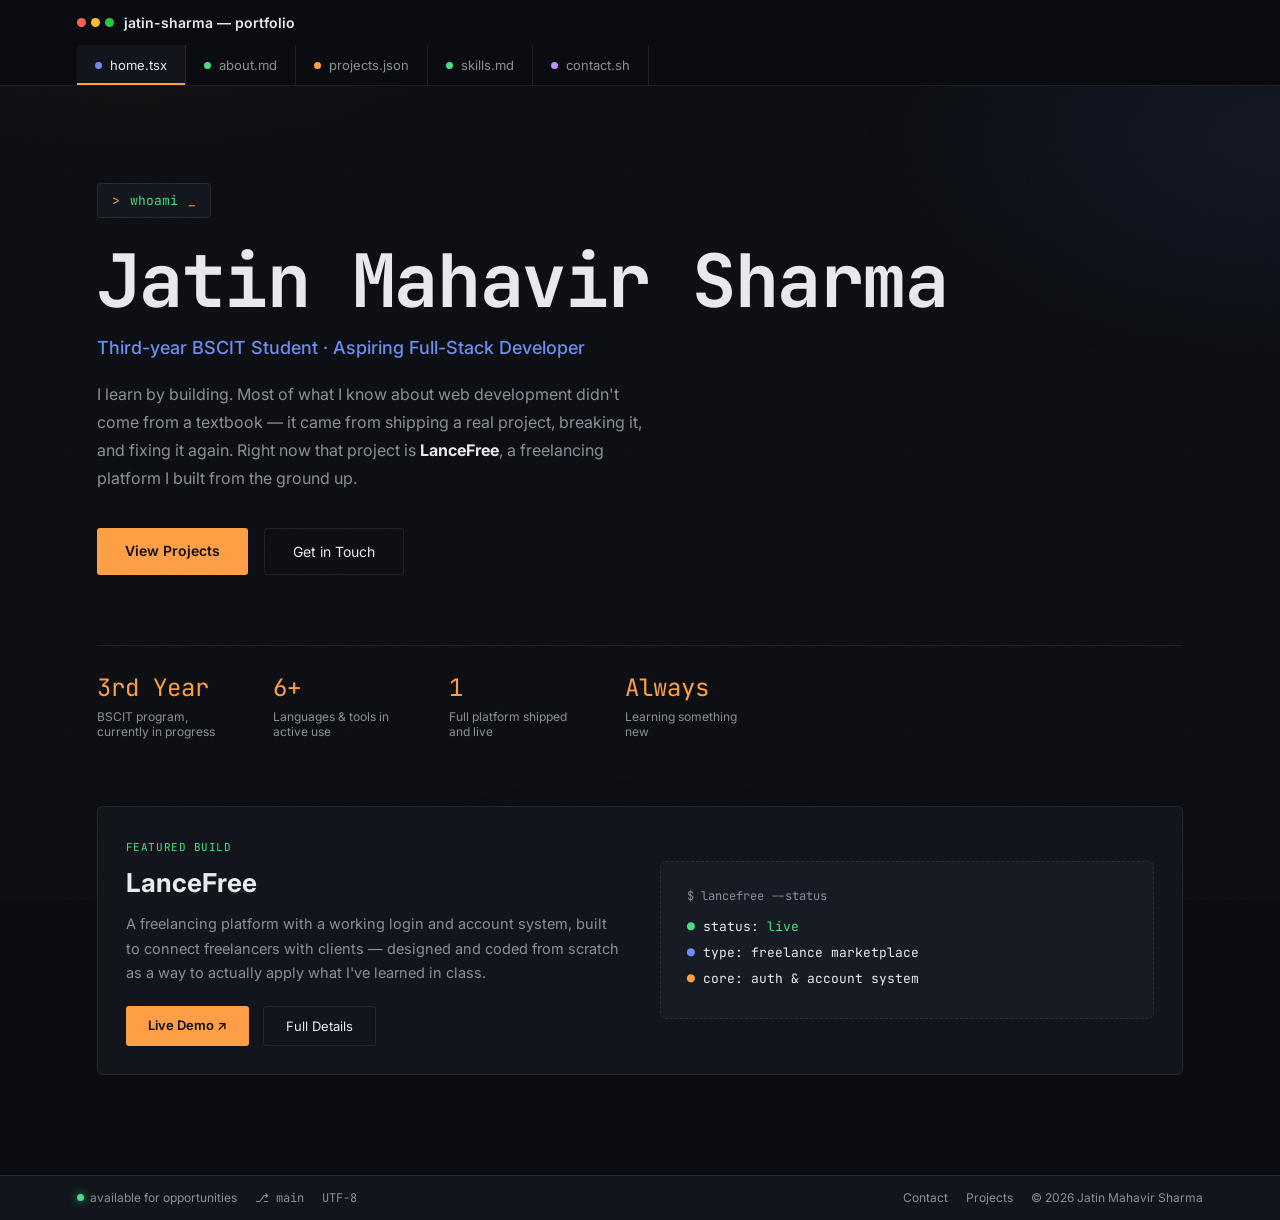
<file: index.html>
<!DOCTYPE html>
<html lang="en">
<head>
<meta charset="UTF-8">
<meta name="viewport" content="width=device-width, initial-scale=1.0">
<title>Jatin Mahavir Sharma — Portfolio</title>
<link rel="preconnect" href="https://fonts.googleapis.com">
<link href="https://fonts.googleapis.com/css2?family=Inter:wght@400;500;600;700&family=JetBrains+Mono:wght@400;500;600&display=swap" rel="stylesheet">
<link rel="stylesheet" href="style.css">
</head>
<body>
<div class="bg-glow"></div>
<div class="grain"></div>

<header class="editor-bar">
  <div class="tab-row-top">
    <div class="brand">
      <div class="dot3"><span></span><span></span><span></span></div>
      jatin-sharma — portfolio
    </div>
    <button class="menu-btn" aria-label="Menu">☰</button>
  </div>
  <nav class="tabs">
    <a class="tab active" href="index.html"><span class="ext-dot tsx"></span>home.tsx</a>
    <a class="tab" href="about.html"><span class="ext-dot md"></span>about.md</a>
    <a class="tab" href="projects.html"><span class="ext-dot json"></span>projects.json</a>
    <a class="tab" href="skills.html"><span class="ext-dot md"></span>skills.md</a>
    <a class="tab" href="contact.html"><span class="ext-dot sh"></span>contact.sh</a>
  </nav>
</header>

<main>
  <section class="wrap" style="padding-top:90px; padding-bottom:60px; min-height:80vh; display:flex; align-items:center;">
    <div style="width:100%;">
      <div class="prompt mono"><span class="caret">&gt;</span> <span id="type-target" data-text="whoami"></span><span style="color:var(--accent);">_</span></div>
      <h1 class="mono" style="font-size:clamp(2.4rem,6vw,4.6rem); font-weight:700; letter-spacing:-0.02em; line-height:1.05;">
        Jatin Mahavir Sharma
      </h1>
      <p style="margin-top:18px; font-size:18px; color:var(--blue); font-weight:500;">Third-year BSCIT Student · Aspiring Full-Stack Developer</p>
      <p style="margin-top:22px; max-width:56ch; font-size:16px; line-height:1.75; color:var(--muted);">
        I learn by building. Most of what I know about web development didn't come from a textbook —
        it came from shipping a real project, breaking it, and fixing it again. Right now that project is
        <strong style="color:var(--text);">LanceFree</strong>, a freelancing platform I built from the ground up.
      </p>
      <div style="display:flex; gap:16px; margin-top:36px; flex-wrap:wrap;">
        <a href="projects.html" class="btn-primary">View Projects</a>
        <a href="contact.html" class="btn-ghost">Get in Touch</a>
      </div>

      <div class="reveal" style="display:flex; gap:48px; margin-top:70px; flex-wrap:wrap; border-top:1px solid var(--line); padding-top:26px;">
        <div>
          <div class="mono" style="font-size:24px; color:var(--accent);">3rd Year</div>
          <div style="font-size:12px; color:var(--muted); margin-top:6px; max-width:16ch;">BSCIT program, currently in progress</div>
        </div>
        <div>
          <div class="mono" style="font-size:24px; color:var(--accent);">6+</div>
          <div style="font-size:12px; color:var(--muted); margin-top:6px; max-width:16ch;">Languages &amp; tools in active use</div>
        </div>
        <div>
          <div class="mono" style="font-size:24px; color:var(--accent);">1</div>
          <div style="font-size:12px; color:var(--muted); margin-top:6px; max-width:16ch;">Full platform shipped and live</div>
        </div>
        <div>
          <div class="mono" style="font-size:24px; color:var(--accent);">Always</div>
          <div style="font-size:12px; color:var(--muted); margin-top:6px; max-width:16ch;">Learning something new</div>
        </div>
      </div>
    </div>
  </section>

  <section class="wrap" style="padding-bottom:100px;">
    <div class="reveal panel" style="display:grid; grid-template-columns:1fr 1fr; gap:40px; align-items:center;">
      <div>
        <span class="mono" style="font-size:11px; color:var(--green); letter-spacing:0.05em;">FEATURED BUILD</span>
        <h2 style="font-size:26px; margin-top:12px; margin-bottom:14px; font-weight:700;">LanceFree</h2>
        <p style="color:var(--muted); font-size:14.5px; line-height:1.7; margin-bottom:20px;">
          A freelancing platform with a working login and account system, built to connect freelancers
          with clients — designed and coded from scratch as a way to actually apply what I've learned in class.
        </p>
        <div style="display:flex; gap:14px; flex-wrap:wrap;">
          <a href="https://jatin-s106.github.io/lancehub/" target="_blank" rel="noopener" class="btn-primary" style="padding:11px 22px; font-size:13px;">Live Demo ↗</a>
          <a href="projects.html" class="btn-ghost" style="padding:11px 22px; font-size:13px;">Full Details</a>
        </div>
      </div>
      <div style="border:1px dashed var(--line); border-radius:6px; padding:26px; background:var(--panel-2);">
        <div class="mono" style="font-size:12px; color:var(--muted); margin-bottom:10px;">$ lancefree --status</div>
        <div class="mono" style="font-size:13px; line-height:2; color:var(--text);">
          <div><span style="color:var(--green);">●</span> status: <span style="color:var(--green);">live</span></div>
          <div><span style="color:var(--blue);">●</span> type: freelance marketplace</div>
          <div><span style="color:var(--accent);">●</span> core: auth &amp; account system</div>
        </div>
      </div>
    </div>
  </section>
</main>

<footer class="status-bar">
  <div class="status-left">
    <span><span class="live-dot"></span> available for opportunities</span>
    <span class="mono">⎇ main</span>
    <span class="mono">UTF-8</span>
  </div>
  <div class="status-right">
    <a href="contact.html">Contact</a>
    <a href="projects.html">Projects</a>
    <span>© 2026 Jatin Mahavir Sharma</span>
  </div>
</footer>

<script src="script.js"></script>
</body>
</html>
</file>
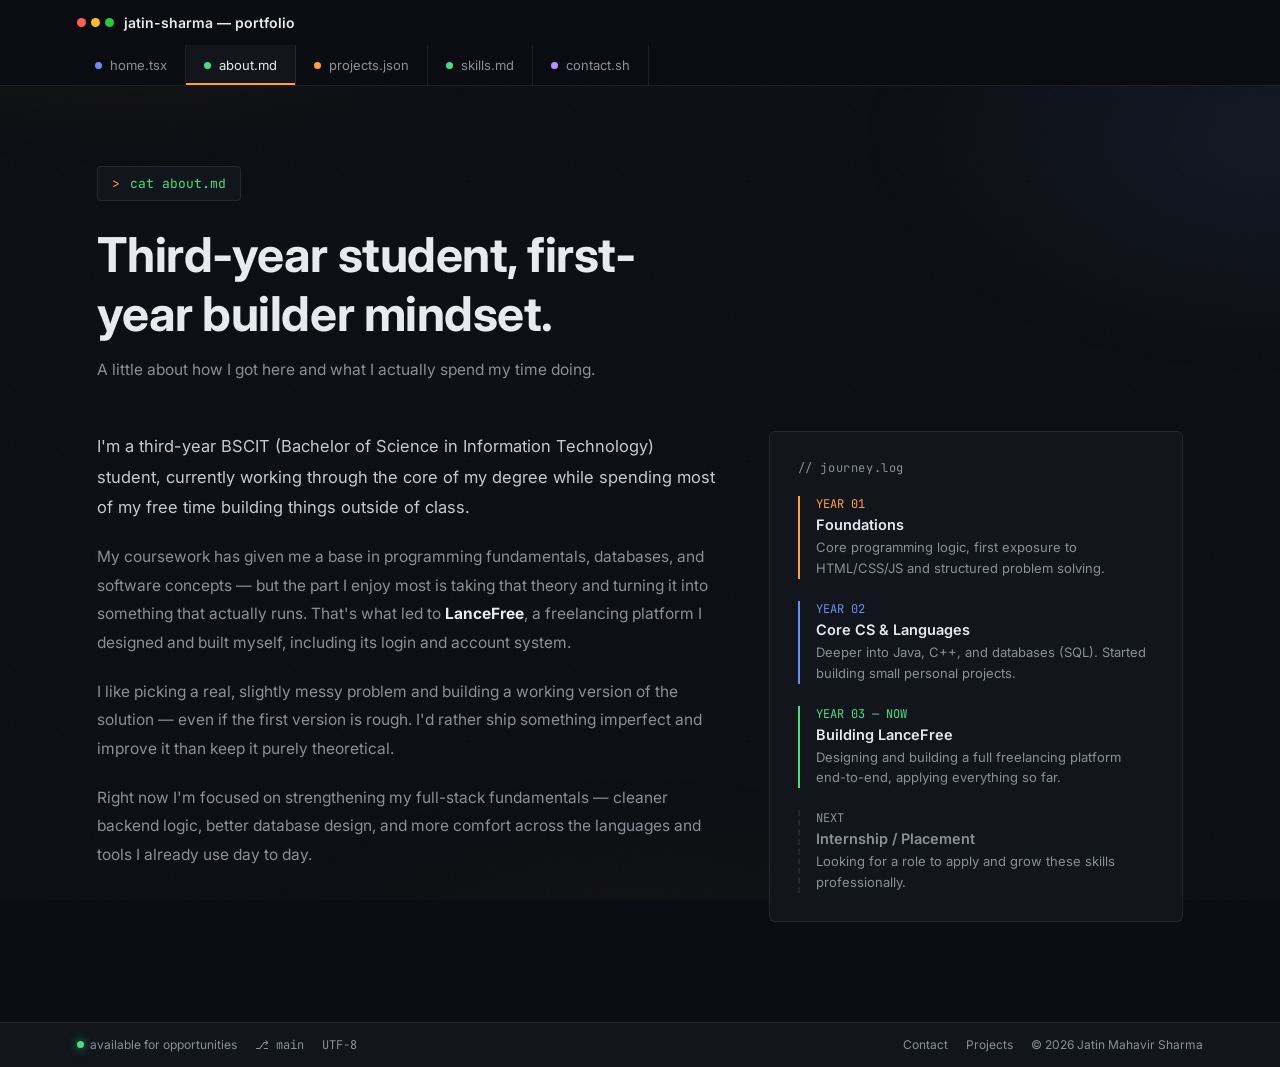
<file: about.html>
<!DOCTYPE html>
<html lang="en">
<head>
<meta charset="UTF-8">
<meta name="viewport" content="width=device-width, initial-scale=1.0">
<title>About — Jatin Mahavir Sharma</title>
<link rel="preconnect" href="https://fonts.googleapis.com">
<link href="https://fonts.googleapis.com/css2?family=Inter:wght@400;500;600;700&family=JetBrains+Mono:wght@400;500;600&display=swap" rel="stylesheet">
<link rel="stylesheet" href="style.css">
</head>
<body>
<div class="bg-glow"></div>
<div class="grain"></div>

<header class="editor-bar">
  <div class="tab-row-top">
    <div class="brand">
      <div class="dot3"><span></span><span></span><span></span></div>
      jatin-sharma — portfolio
    </div>
    <button class="menu-btn" aria-label="Menu">☰</button>
  </div>
  <nav class="tabs">
    <a class="tab" href="index.html"><span class="ext-dot tsx"></span>home.tsx</a>
    <a class="tab active" href="about.html"><span class="ext-dot md"></span>about.md</a>
    <a class="tab" href="projects.html"><span class="ext-dot json"></span>projects.json</a>
    <a class="tab" href="skills.html"><span class="ext-dot md"></span>skills.md</a>
    <a class="tab" href="contact.html"><span class="ext-dot sh"></span>contact.sh</a>
  </nav>
</header>

<main>
  <section class="wrap">
    <div class="section-head reveal">
      <div class="prompt mono"><span class="caret">&gt;</span> cat about.md</div>
      <h1>Third-year student, first-year builder mindset.</h1>
      <p>A little about how I got here and what I actually spend my time doing.</p>
    </div>

    <div class="reveal" style="display:grid; grid-template-columns:1.2fr 0.8fr; gap:50px; align-items:start; padding-bottom:100px;">
      <div>
        <p style="font-size:16.5px; line-height:1.85; color:#C7CAD1; margin-bottom:20px;">
          I'm a third-year BSCIT (Bachelor of Science in Information Technology) student, currently working
          through the core of my degree while spending most of my free time building things outside of class.
        </p>
        <p style="font-size:15.5px; line-height:1.85; color:var(--muted); margin-bottom:20px;">
          My coursework has given me a base in programming fundamentals, databases, and software concepts —
          but the part I enjoy most is taking that theory and turning it into something that actually runs.
          That's what led to <strong style="color:var(--text);">LanceFree</strong>, a freelancing platform I
          designed and built myself, including its login and account system.
        </p>
        <p style="font-size:15.5px; line-height:1.85; color:var(--muted); margin-bottom:20px;">
          I like picking a real, slightly messy problem and building a working version of the solution —
          even if the first version is rough. I'd rather ship something imperfect and improve it than keep
          it purely theoretical.
        </p>
        <p style="font-size:15.5px; line-height:1.85; color:var(--muted);">
          Right now I'm focused on strengthening my full-stack fundamentals — cleaner backend logic, better
          database design, and more comfort across the languages and tools I already use day to day.
        </p>
      </div>

      <div class="panel">
        <div class="mono" style="font-size:12px; color:var(--muted); margin-bottom:20px; letter-spacing:0.05em;">// journey.log</div>
        <div style="display:flex; flex-direction:column; gap:22px;">
          <div style="border-left:2px solid var(--accent); padding-left:16px;">
            <div class="mono" style="font-size:12px; color:var(--accent);">YEAR 01</div>
            <div style="font-weight:600; font-size:14.5px; margin:4px 0;">Foundations</div>
            <div style="font-size:13px; color:var(--muted); line-height:1.6;">Core programming logic, first exposure to HTML/CSS/JS and structured problem solving.</div>
          </div>
          <div style="border-left:2px solid var(--blue); padding-left:16px;">
            <div class="mono" style="font-size:12px; color:var(--blue);">YEAR 02</div>
            <div style="font-weight:600; font-size:14.5px; margin:4px 0;">Core CS &amp; Languages</div>
            <div style="font-size:13px; color:var(--muted); line-height:1.6;">Deeper into Java, C++, and databases (SQL). Started building small personal projects.</div>
          </div>
          <div style="border-left:2px solid var(--green); padding-left:16px;">
            <div class="mono" style="font-size:12px; color:var(--green);">YEAR 03 — NOW</div>
            <div style="font-weight:600; font-size:14.5px; margin:4px 0;">Building LanceFree</div>
            <div style="font-size:13px; color:var(--muted); line-height:1.6;">Designing and building a full freelancing platform end-to-end, applying everything so far.</div>
          </div>
          <div style="border-left:2px dashed var(--line); padding-left:16px;">
            <div class="mono" style="font-size:12px; color:var(--muted);">NEXT</div>
            <div style="font-weight:600; font-size:14.5px; margin:4px 0; color:var(--muted);">Internship / Placement</div>
            <div style="font-size:13px; color:var(--muted); line-height:1.6;">Looking for a role to apply and grow these skills professionally.</div>
          </div>
        </div>
      </div>
    </div>
  </section>
</main>

<footer class="status-bar">
  <div class="status-left">
    <span><span class="live-dot"></span> available for opportunities</span>
    <span class="mono">⎇ main</span>
    <span class="mono">UTF-8</span>
  </div>
  <div class="status-right">
    <a href="contact.html">Contact</a>
    <a href="projects.html">Projects</a>
    <span>© 2026 Jatin Mahavir Sharma</span>
  </div>
</footer>

<script src="script.js"></script>
</body>
</html>
</file>
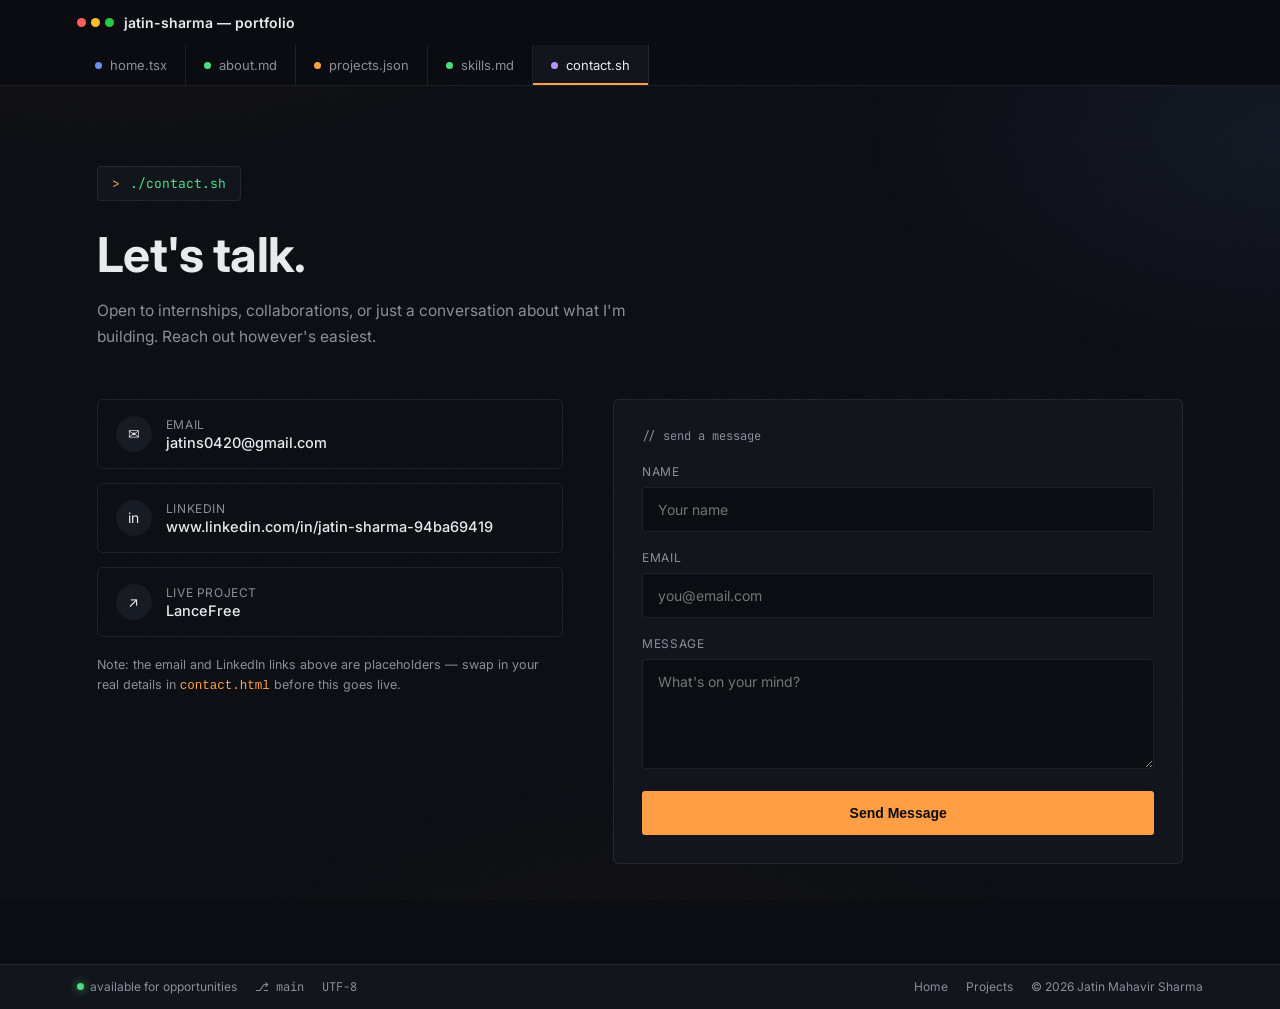
<file: contact.html>
<!DOCTYPE html>
<html lang="en">
<head>
<meta charset="UTF-8">
<meta name="viewport" content="width=device-width, initial-scale=1.0">
<title>Contact — Jatin Mahavir Sharma</title>
<link rel="preconnect" href="https://fonts.googleapis.com">
<link href="https://fonts.googleapis.com/css2?family=Inter:wght@400;500;600;700&family=JetBrains+Mono:wght@400;500;600&display=swap" rel="stylesheet">
<link rel="stylesheet" href="style.css">
<style>
  .contact-grid{display:grid; grid-template-columns:0.9fr 1.1fr; gap:50px; align-items:start;}
  @media (max-width:900px){ .contact-grid{grid-template-columns:1fr;} }
  .contact-link{
    display:flex; align-items:center; gap:14px; padding:16px 18px; border:1px solid var(--line);
    border-radius:6px; margin-bottom:14px; transition:border-color 0.2s ease, background 0.2s ease;
  }
  .contact-link:hover{border-color:var(--blue-dim); background:var(--panel-2);}
  .contact-link .c-icon{
    width:36px; height:36px; border-radius:50%; background:var(--panel-2); display:flex;
    align-items:center; justify-content:center; font-size:14px; flex-shrink:0;
  }
  .contact-link .c-label{font-size:12px; color:var(--muted); text-transform:uppercase; letter-spacing:0.05em;}
  .contact-link .c-value{font-size:14.5px; font-weight:500; margin-top:2px;}
  .form-field{margin-bottom:18px;}
  .form-field label{display:block; font-size:12px; color:var(--muted); margin-bottom:8px; text-transform:uppercase; letter-spacing:0.05em;}
  .form-field input, .form-field textarea{
    width:100%; background:var(--bg); border:1px solid var(--line); color:var(--text);
    padding:13px 15px; border-radius:4px; font-family:'Inter',sans-serif; font-size:14px; transition:border-color 0.2s ease;
  }
  .form-field input:focus, .form-field textarea:focus{outline:none; border-color:var(--accent);}
  .form-field textarea{resize:vertical; min-height:110px;}
</style>
</head>
<body>
<div class="bg-glow"></div>
<div class="grain"></div>

<header class="editor-bar">
  <div class="tab-row-top">
    <div class="brand">
      <div class="dot3"><span></span><span></span><span></span></div>
      jatin-sharma — portfolio
    </div>
    <button class="menu-btn" aria-label="Menu">☰</button>
  </div>
  <nav class="tabs">
    <a class="tab" href="index.html"><span class="ext-dot tsx"></span>home.tsx</a>
    <a class="tab" href="about.html"><span class="ext-dot md"></span>about.md</a>
    <a class="tab" href="projects.html"><span class="ext-dot json"></span>projects.json</a>
    <a class="tab" href="skills.html"><span class="ext-dot md"></span>skills.md</a>
    <a class="tab active" href="contact.html"><span class="ext-dot sh"></span>contact.sh</a>
  </nav>
</header>

<main>
  <section class="wrap">
    <div class="section-head reveal">
      <div class="prompt mono"><span class="caret">&gt;</span> ./contact.sh</div>
      <h1>Let's talk.</h1>
      <p>Open to internships, collaborations, or just a conversation about what I'm building. Reach out however's easiest.</p>
    </div>

    <div class="contact-grid reveal" style="padding-bottom:100px;">
      <div>
        <!-- ⚠️ Replace the placeholders below with your real email and LinkedIn URL before publishing -->
        <a href="mailto:your.email@example.com" class="contact-link">
          <div class="c-icon">✉</div>
          <div>
            <div class="c-label">Email</div>
            <div class="c-value">jatins0420@gmail.com</div>
          </div>
        </a>
        <a href="https://linkedin.com/in/your-linkedin-handle" target="_blank" rel="noopener" class="contact-link">
          <div class="c-icon">in</div>
          <div>
            <div class="c-label">LinkedIn</div>
            <div class="c-value">www.linkedin.com/in/jatin-sharma-94ba69419</div>
          </div>
        </a>
        <a href="https://jatin-s106.github.io/lancehub/" target="_blank" rel="noopener" class="contact-link">
          <div class="c-icon">↗</div>
          <div>
            <div class="c-label">Live Project</div>
            <div class="c-value">LanceFree</div>
          </div>
        </a>
        <p style="font-size:12.5px; color:var(--muted); margin-top:18px; line-height:1.6;">
          Note: the email and LinkedIn links above are placeholders — swap in your real details in <code style="color:var(--accent);">contact.html</code> before this goes live.
        </p>
      </div>

      <div class="panel">
        <div class="mono" style="font-size:12px; color:var(--muted); margin-bottom:20px;">// send a message</div>
        <form id="contact-form">
          <div class="form-field">
            <label for="name">Name</label>
            <input id="name" type="text" placeholder="Your name" required>
          </div>
          <div class="form-field">
            <label for="email">Email</label>
            <input id="email" type="email" placeholder="you@email.com" required>
          </div>
          <div class="form-field">
            <label for="msg">Message</label>
            <textarea id="msg" placeholder="What's on your mind?"></textarea>
          </div>
          <button type="submit" class="btn-primary" style="border:none; cursor:pointer; width:100%;">Send Message</button>
        </form>
      </div>
    </div>
  </section>
</main>

<footer class="status-bar">
  <div class="status-left">
    <span><span class="live-dot"></span> available for opportunities</span>
    <span class="mono">⎇ main</span>
    <span class="mono">UTF-8</span>
  </div>
  <div class="status-right">
    <a href="index.html">Home</a>
    <a href="projects.html">Projects</a>
    <span>© 2026 Jatin Mahavir Sharma</span>
  </div>
</footer>

<script src="script.js"></script>
</body>
</html>
</file>
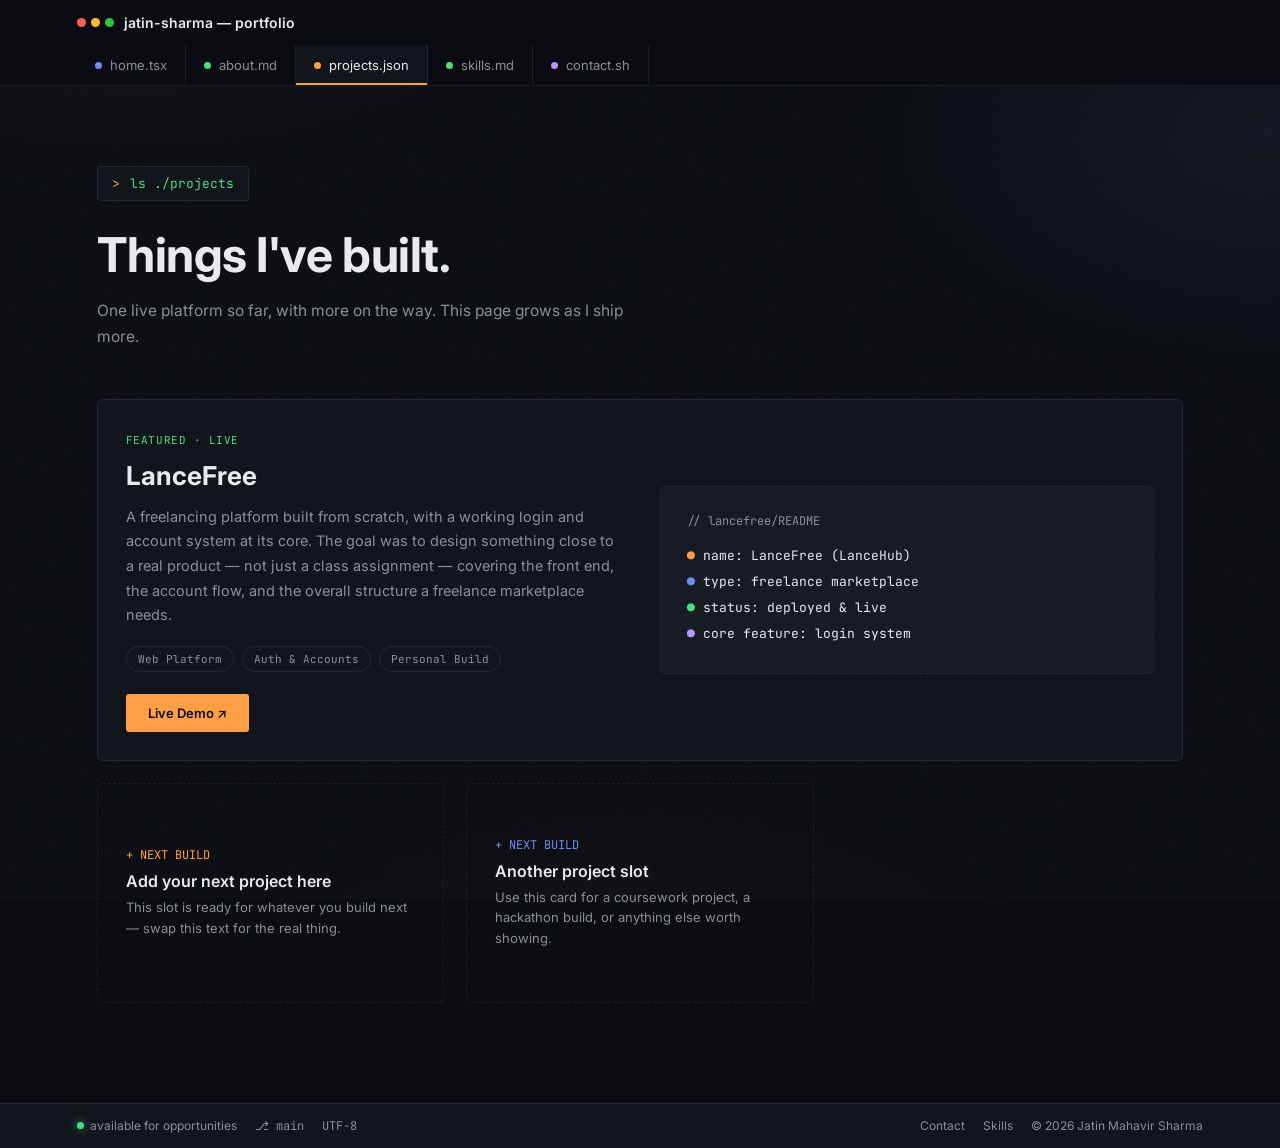
<file: projects.html>
<!DOCTYPE html>
<html lang="en">
<head>
<meta charset="UTF-8">
<meta name="viewport" content="width=device-width, initial-scale=1.0">
<title>Projects — Jatin Mahavir Sharma</title>
<link rel="preconnect" href="https://fonts.googleapis.com">
<link href="https://fonts.googleapis.com/css2?family=Inter:wght@400;500;600;700&family=JetBrains+Mono:wght@400;500;600&display=swap" rel="stylesheet">
<link rel="stylesheet" href="style.css">
<style>
  .proj-grid{display:grid; grid-template-columns:repeat(3,1fr); gap:22px;}
  @media (max-width:980px){ .proj-grid{grid-template-columns:repeat(2,1fr);} }
  @media (max-width:640px){ .proj-grid{grid-template-columns:1fr;} }
  .proj-card{grid-column:span 3;}
  @media (max-width:980px){ .proj-card{grid-column:span 2;} }
  @media (max-width:640px){ .proj-card{grid-column:span 1;} }
  .placeholder-card{
    border:1px dashed var(--line); border-radius:6px; padding:28px;
    display:flex; flex-direction:column; align-items:flex-start; justify-content:center;
    min-height:220px; color:var(--muted);
  }
</style>
</head>
<body>
<div class="bg-glow"></div>
<div class="grain"></div>

<header class="editor-bar">
  <div class="tab-row-top">
    <div class="brand">
      <div class="dot3"><span></span><span></span><span></span></div>
      jatin-sharma — portfolio
    </div>
    <button class="menu-btn" aria-label="Menu">☰</button>
  </div>
  <nav class="tabs">
    <a class="tab" href="index.html"><span class="ext-dot tsx"></span>home.tsx</a>
    <a class="tab" href="about.html"><span class="ext-dot md"></span>about.md</a>
    <a class="tab active" href="projects.html"><span class="ext-dot json"></span>projects.json</a>
    <a class="tab" href="skills.html"><span class="ext-dot md"></span>skills.md</a>
    <a class="tab" href="contact.html"><span class="ext-dot sh"></span>contact.sh</a>
  </nav>
</header>

<main>
  <section class="wrap">
    <div class="section-head reveal">
      <div class="prompt mono"><span class="caret">&gt;</span> ls ./projects</div>
      <h1>Things I've built.</h1>
      <p>One live platform so far, with more on the way. This page grows as I ship more.</p>
    </div>

    <div class="proj-grid" style="padding-bottom:100px;">

      <div class="reveal proj-card panel" style="display:grid; grid-template-columns:1fr 1fr; gap:40px; align-items:center;">
        <div>
          <span class="mono" style="font-size:11px; color:var(--green); letter-spacing:0.05em;">FEATURED · LIVE</span>
          <h2 style="font-size:26px; margin-top:12px; margin-bottom:14px; font-weight:700;">LanceFree</h2>
          <p style="color:var(--muted); font-size:14.5px; line-height:1.7; margin-bottom:18px;">
            A freelancing platform built from scratch, with a working login and account system at its core.
            The goal was to design something close to a real product — not just a class assignment — covering
            the front end, the account flow, and the overall structure a freelance marketplace needs.
          </p>
          <div style="display:flex; gap:8px; flex-wrap:wrap; margin-bottom:22px;">
            <span class="mono" style="font-size:11px; border:1px solid var(--line); padding:5px 11px; border-radius:20px; color:var(--muted);">Web Platform</span>
            <span class="mono" style="font-size:11px; border:1px solid var(--line); padding:5px 11px; border-radius:20px; color:var(--muted);">Auth &amp; Accounts</span>
            <span class="mono" style="font-size:11px; border:1px solid var(--line); padding:5px 11px; border-radius:20px; color:var(--muted);">Personal Build</span>
          </div>
          <div style="display:flex; gap:14px; flex-wrap:wrap;">
            <a href="https://jatin-s106.github.io/lancehub/" target="_blank" rel="noopener" class="btn-primary" style="padding:11px 22px; font-size:13px;">Live Demo ↗</a>
          </div>
        </div>
        <div style="border:1px dashed var(--line); border-radius:6px; padding:26px; background:var(--panel-2);">
          <div class="mono" style="font-size:12px; color:var(--muted); margin-bottom:14px;">// lancefree/README</div>
          <div class="mono" style="font-size:13px; line-height:2; color:var(--text);">
            <div><span style="color:var(--accent);">●</span> name: LanceFree (LanceHub)</div>
            <div><span style="color:var(--blue);">●</span> type: freelance marketplace</div>
            <div><span style="color:var(--green);">●</span> status: deployed &amp; live</div>
            <div><span style="color:#B892FF;">●</span> core feature: login system</div>
          </div>
        </div>
      </div>

      <div class="reveal placeholder-card">
        <span class="mono" style="font-size:12px; color:var(--accent); margin-bottom:8px;">+ NEXT BUILD</span>
        <div style="font-weight:600; color:var(--text); margin-bottom:6px;">Add your next project here</div>
        <div style="font-size:13px; line-height:1.6;">This slot is ready for whatever you build next — swap this text for the real thing.</div>
      </div>

      <div class="reveal placeholder-card">
        <span class="mono" style="font-size:12px; color:var(--blue); margin-bottom:8px;">+ NEXT BUILD</span>
        <div style="font-weight:600; color:var(--text); margin-bottom:6px;">Another project slot</div>
        <div style="font-size:13px; line-height:1.6;">Use this card for a coursework project, a hackathon build, or anything else worth showing.</div>
      </div>

    </div>
  </section>
</main>

<footer class="status-bar">
  <div class="status-left">
    <span><span class="live-dot"></span> available for opportunities</span>
    <span class="mono">⎇ main</span>
    <span class="mono">UTF-8</span>
  </div>
  <div class="status-right">
    <a href="contact.html">Contact</a>
    <a href="skills.html">Skills</a>
    <span>© 2026 Jatin Mahavir Sharma</span>
  </div>
</footer>

<script src="script.js"></script>
</body>
</html>
</file>
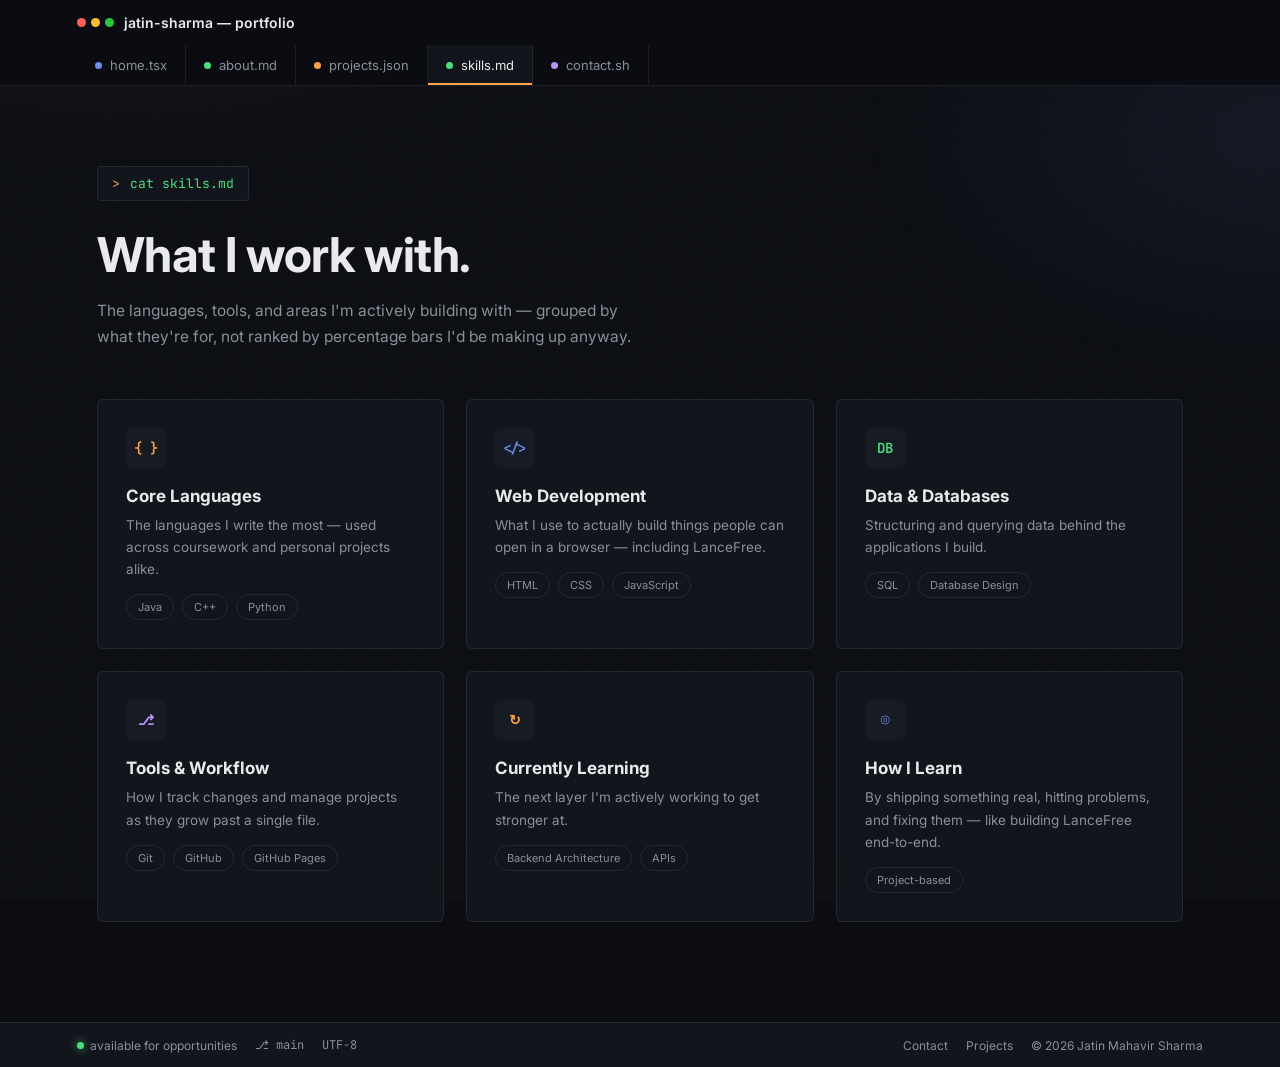
<file: skills.html>
<!DOCTYPE html>
<html lang="en">
<head>
<meta charset="UTF-8">
<meta name="viewport" content="width=device-width, initial-scale=1.0">
<title>Skills — Jatin Mahavir Sharma</title>
<link rel="preconnect" href="https://fonts.googleapis.com">
<link href="https://fonts.googleapis.com/css2?family=Inter:wght@400;500;600;700&family=JetBrains+Mono:wght@400;500;600&display=swap" rel="stylesheet">
<link rel="stylesheet" href="style.css">
<style>
  .skill-grid{display:grid; grid-template-columns:repeat(3,1fr); gap:22px;}
  @media (max-width:980px){ .skill-grid{grid-template-columns:repeat(2,1fr);} }
  @media (max-width:640px){ .skill-grid{grid-template-columns:1fr;} }
  .skill-card{transition:border-color 0.25s ease, transform 0.25s ease;}
  .skill-card:hover{border-color:var(--blue-dim); transform:translateY(-4px);}
  .skill-card .s-icon{
    width:40px; height:40px; border-radius:6px; background:var(--panel-2); display:flex;
    align-items:center; justify-content:center; font-family:'JetBrains Mono',monospace; font-weight:600;
    margin-bottom:18px; font-size:14px;
  }
  .tag-row{display:flex; gap:8px; flex-wrap:wrap; margin-top:14px;}
  .tag-row span{font-size:11px; border:1px solid var(--line); padding:5px 11px; border-radius:20px; color:var(--muted);}
</style>
</head>
<body>
<div class="bg-glow"></div>
<div class="grain"></div>

<header class="editor-bar">
  <div class="tab-row-top">
    <div class="brand">
      <div class="dot3"><span></span><span></span><span></span></div>
      jatin-sharma — portfolio
    </div>
    <button class="menu-btn" aria-label="Menu">☰</button>
  </div>
  <nav class="tabs">
    <a class="tab" href="index.html"><span class="ext-dot tsx"></span>home.tsx</a>
    <a class="tab" href="about.html"><span class="ext-dot md"></span>about.md</a>
    <a class="tab" href="projects.html"><span class="ext-dot json"></span>projects.json</a>
    <a class="tab active" href="skills.html"><span class="ext-dot md"></span>skills.md</a>
    <a class="tab" href="contact.html"><span class="ext-dot sh"></span>contact.sh</a>
  </nav>
</header>

<main>
  <section class="wrap">
    <div class="section-head reveal">
      <div class="prompt mono"><span class="caret">&gt;</span> cat skills.md</div>
      <h1>What I work with.</h1>
      <p>The languages, tools, and areas I'm actively building with — grouped by what they're for, not ranked by percentage bars I'd be making up anyway.</p>
    </div>

    <div class="skill-grid reveal" style="padding-bottom:100px;">

      <div class="panel skill-card">
        <div class="s-icon" style="color:var(--accent);">{ }</div>
        <h3 style="font-size:17px; margin-bottom:8px;">Core Languages</h3>
        <p style="font-size:13.5px; color:var(--muted); line-height:1.65;">The languages I write the most — used across coursework and personal projects alike.</p>
        <div class="tag-row">
          <span>Java</span><span>C++</span><span>Python</span>
        </div>
      </div>

      <div class="panel skill-card">
        <div class="s-icon" style="color:var(--blue);">&lt;/&gt;</div>
        <h3 style="font-size:17px; margin-bottom:8px;">Web Development</h3>
        <p style="font-size:13.5px; color:var(--muted); line-height:1.65;">What I use to actually build things people can open in a browser — including LanceFree.</p>
        <div class="tag-row">
          <span>HTML</span><span>CSS</span><span>JavaScript</span>
        </div>
      </div>

      <div class="panel skill-card">
        <div class="s-icon" style="color:var(--green);">DB</div>
        <h3 style="font-size:17px; margin-bottom:8px;">Data &amp; Databases</h3>
        <p style="font-size:13.5px; color:var(--muted); line-height:1.65;">Structuring and querying data behind the applications I build.</p>
        <div class="tag-row">
          <span>SQL</span><span>Database Design</span>
        </div>
      </div>

      <div class="panel skill-card">
        <div class="s-icon" style="color:#B892FF;">⎇</div>
        <h3 style="font-size:17px; margin-bottom:8px;">Tools &amp; Workflow</h3>
        <p style="font-size:13.5px; color:var(--muted); line-height:1.65;">How I track changes and manage projects as they grow past a single file.</p>
        <div class="tag-row">
          <span>Git</span><span>GitHub</span><span>GitHub Pages</span>
        </div>
      </div>

      <div class="panel skill-card">
        <div class="s-icon" style="color:var(--accent);">↻</div>
        <h3 style="font-size:17px; margin-bottom:8px;">Currently Learning</h3>
        <p style="font-size:13.5px; color:var(--muted); line-height:1.65;">The next layer I'm actively working to get stronger at.</p>
        <div class="tag-row">
          <span>Backend Architecture</span><span>APIs</span>
        </div>
      </div>

      <div class="panel skill-card">
        <div class="s-icon" style="color:var(--blue);">◎</div>
        <h3 style="font-size:17px; margin-bottom:8px;">How I Learn</h3>
        <p style="font-size:13.5px; color:var(--muted); line-height:1.65;">By shipping something real, hitting problems, and fixing them — like building LanceFree end-to-end.</p>
        <div class="tag-row">
          <span>Project-based</span>
        </div>
      </div>

    </div>
  </section>
</main>

<footer class="status-bar">
  <div class="status-left">
    <span><span class="live-dot"></span> available for opportunities</span>
    <span class="mono">⎇ main</span>
    <span class="mono">UTF-8</span>
  </div>
  <div class="status-right">
    <a href="contact.html">Contact</a>
    <a href="projects.html">Projects</a>
    <span>© 2026 Jatin Mahavir Sharma</span>
  </div>
</footer>

<script src="script.js"></script>
</body>
</html>
</file>
<file: style.css>
:root{
  --bg:#0B0D12;
  --panel:#12151C;
  --panel-2:#171B24;
  --accent:#FF9F45;
  --accent-dim: rgba(255,159,69,0.25);
  --blue:#6C8EEF;
  --blue-dim: rgba(108,142,239,0.25);
  --green:#4ADE80;
  --text:#E8EAED;
  --muted:#8A8F98;
  --line: rgba(232,234,237,0.09);
}
*{margin:0;padding:0;box-sizing:border-box;}
html{scroll-behavior:smooth;}
body{
  background:var(--bg);
  color:var(--text);
  font-family:'Inter',sans-serif;
  position:relative;
  overflow-x:hidden;
  min-height:100vh;
  display:flex;
  flex-direction:column;
}
::selection{background:var(--accent); color:var(--bg);}
a{color:inherit; text-decoration:none;}
.mono{font-family:'JetBrains Mono', monospace;}

.bg-glow{
  position:fixed; inset:0; z-index:0; pointer-events:none;
  background:
    radial-gradient(ellipse 60% 40% at 10% -5%, rgba(255,159,69,0.06), transparent 60%),
    radial-gradient(ellipse 55% 45% at 100% 15%, rgba(108,142,239,0.08), transparent 60%),
    radial-gradient(ellipse 60% 50% at 50% 115%, rgba(255,159,69,0.04), transparent 60%);
}
.grain{
  position:fixed; inset:0; z-index:0; pointer-events:none; opacity:0.035;
  background-image:url("data:image/svg+xml,%3Csvg xmlns='http://www.w3.org/2000/svg' width='140' height='140'%3E%3Cfilter id='n'%3E%3CfeTurbulence type='fractalNoise' baseFrequency='0.85' numOctaves='2' stitchTiles='stitch'/%3E%3C/filter%3E%3Crect width='100%25' height='100%25' filter='url(%23n)'/%3E%3C/svg%3E");
}

/* ---------- top editor tab bar ---------- */
header.editor-bar{
  position:sticky; top:0; z-index:50;
  background:rgba(11,13,18,0.92);
  backdrop-filter:blur(10px);
  border-bottom:1px solid var(--line);
}
.tab-row-top{
  display:flex; align-items:center; justify-content:space-between;
  padding:14px 6vw 0;
}
.brand{display:flex; align-items:center; gap:10px; font-size:14px; font-weight:600; padding-bottom:14px;}
.brand .dot3{display:flex; gap:5px;}
.brand .dot3 span{width:9px; height:9px; border-radius:50%;}
.brand .dot3 span:nth-child(1){background:#FF5F57;}
.brand .dot3 span:nth-child(2){background:#FEBC2E;}
.brand .dot3 span:nth-child(3){background:#28C840;}
.menu-btn{display:none; background:none; border:none; color:var(--text); font-size:20px; cursor:pointer; padding-bottom:14px;}

.tabs{
  display:flex; gap:0; padding:0 6vw; overflow-x:auto;
  scrollbar-width:none;
}
.tabs::-webkit-scrollbar{display:none;}
.tab{
  display:flex; align-items:center; gap:8px; padding:12px 18px;
  font-size:13px; color:var(--muted); border-right:1px solid var(--line);
  white-space:nowrap; position:relative; transition:color 0.2s ease, background 0.2s ease;
}
.tab:hover{color:var(--text); background:rgba(255,255,255,0.02);}
.tab.active{color:var(--text); background:var(--panel);}
.tab.active::after{
  content:''; position:absolute; left:0; right:0; bottom:0; height:2px; background:var(--accent);
}
.tab .ext-dot{width:7px; height:7px; border-radius:50%; flex-shrink:0;}
.tab .ext-dot.tsx{background:var(--blue);}
.tab .ext-dot.json{background:var(--accent);}
.tab .ext-dot.md{background:var(--green);}
.tab .ext-dot.sh{background:#B892FF;}

@media (max-width:820px){
  .tabs{display:none;}
  .tabs.open{
    display:flex; flex-direction:column; position:fixed; top:64px; left:0; right:0;
    background:var(--panel); z-index:60; border-bottom:1px solid var(--line); padding:8px 5vw;
  }
  .menu-btn{display:block;}
}

.wrap{padding:0 6vw; max-width:1240px; margin:0 auto; width:100%;}

/* ---------- prompt eyebrow (signature element) ---------- */
.prompt{
  display:inline-flex; align-items:center; gap:10px; margin-bottom:24px;
  font-size:13px; color:var(--green); background:var(--panel); border:1px solid var(--line);
  padding:8px 14px; border-radius:4px;
}
.prompt .caret{color:var(--accent);}

main{flex:1;}

/* ---------- generic buttons ---------- */
.btn-primary{
  background:var(--accent); color:var(--bg); padding:14px 28px; border-radius:3px;
  font-weight:600; font-size:14px; display:inline-block; transition:transform 0.2s ease, box-shadow 0.2s ease;
}
.btn-primary:hover{transform:translateY(-2px); box-shadow:0 12px 26px -10px var(--accent-dim);}
.btn-ghost{
  border:1px solid var(--line); padding:14px 28px; border-radius:3px; font-size:14px;
  transition:border-color 0.2s ease;
}
.btn-ghost:hover{border-color:var(--blue-dim);}

/* ---------- section heads ---------- */
.section-head{padding-top:80px; margin-bottom:48px;}
.section-head h1, .section-head h2{
  font-size:clamp(1.9rem,4.4vw,3rem); font-weight:700; letter-spacing:-0.01em; max-width:18ch;
}
.section-head p{color:var(--muted); max-width:56ch; font-size:15.5px; line-height:1.7; margin-top:14px;}

/* ---------- cards / panels shared ---------- */
.panel{
  background:var(--panel); border:1px solid var(--line); border-radius:6px; padding:28px;
}

/* ---------- footer status bar ---------- */
footer.status-bar{
  border-top:1px solid var(--line); background:var(--panel);
  padding:14px 6vw; display:flex; justify-content:space-between; align-items:center; flex-wrap:wrap; gap:12px;
  font-size:12px; color:var(--muted);
}
footer.status-bar .status-left{display:flex; align-items:center; gap:18px; flex-wrap:wrap;}
footer.status-bar .status-left span{display:flex; align-items:center; gap:6px;}
footer.status-bar .live-dot{width:7px; height:7px; border-radius:50%; background:var(--green); box-shadow:0 0 8px 1px rgba(74,222,128,0.5);}
footer.status-bar .status-right{display:flex; gap:18px;}
footer.status-bar .status-right a:hover{color:var(--accent);}

.reveal{opacity:0; transform:translateY(20px); transition:opacity 0.6s ease, transform 0.6s ease;}
.reveal.in{opacity:1; transform:translateY(0);}

@media (prefers-reduced-motion: reduce){
  *{transition:none !important; animation:none !important; scroll-behavior:auto !important;}
}
</file>
